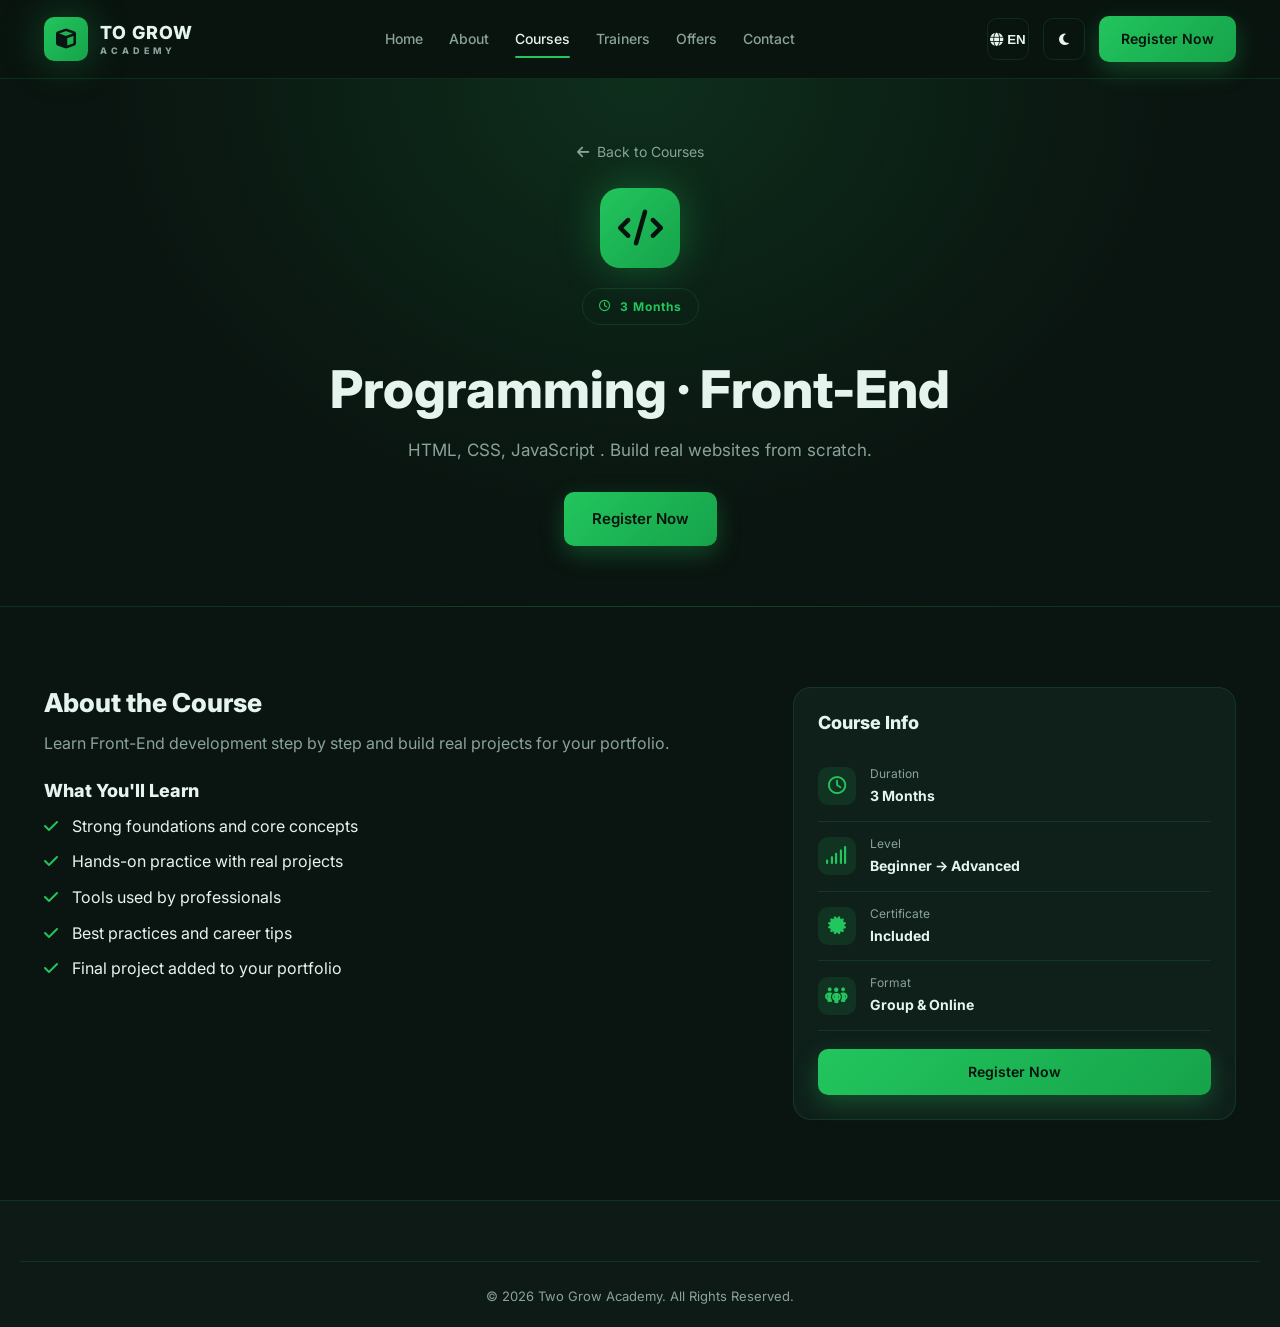
<file: course.html>
<!DOCTYPE html>
<html lang="en" dir="ltr">
<head>
    <meta charset="UTF-8">
    <meta name="viewport" content="width=device-width, initial-scale=1.0">
    <title>Course — Two Grow Academy</title>
    <link href="https://fonts.googleapis.com/css2?family=Inter:wght@400;500;600;700;800;900&display=swap" rel="stylesheet">
    <link rel="stylesheet" href="https://cdnjs.cloudflare.com/ajax/libs/font-awesome/6.5.0/css/all.min.css">
    <link rel="stylesheet" href="style.css">
</head>
<body>
<!-- هيدر -->
    <header class="nav">
        <div class="container nav-inner">
            <a href="index.html" class="logo">
                <span class="logo-mark"><i class="fa-solid fa-cube"></i></span>
                <span class="logo-text">TO GROW<small>ACADEMY</small></span>
            </a>
            <nav class="nav-links">
                <a href="index.html#home">Home</a>
                <a href="index.html#about">About</a>
                <a href="index.html#courses" class="active">Courses</a>
                <a href="index.html#trainers">Trainers</a>
                <a href="index.html#offers">Offers</a>
                <a href="index.html#contact">Contact</a>
            </nav>
            <div class="nav-actions">
                <button class="lang-toggle" id="langToggle">
                    <i class="fa-solid fa-globe"></i>
                    <span id="langText">EN</span>
                </button>
                <button class="theme-toggle" id="themeToggle">
                    <i class="fa-solid fa-moon"></i>
                </button>
                <a href="index.html#contact" class="btn btn-primary" id="registerNavBtn">Register Now</a>
            </div>
            <button class="menu-btn" id="menuBtn"><i class="fa-solid fa-bars"></i></button>
        </div>
    </header>
<!-- كةرس -->
    <main>
        <section class="course-hero" id="courseHero"></section>
        <section class="section">
            <div class="container course-detail" id="courseDetail"></div>
        </section>
    </main>
<!-- فووتر -->
    <footer class="footer">
        <div class="container copyright" id="copyrightFooter">
            © 2026 Two Grow Academy. All Rights Reserved.
        </div>
    </footer>
    <script src="data.js"></script>
    <script>
        // كورسات 
        const params = new URLSearchParams(location.search);
        const slug = params.get("slug");
        const course = COURSES.find(c => c.slug === slug) || COURSES[0];
        document.title = `${course.title} — Two Grow Academy`;

        // تنسيق المده مع الترجمه
        function formatDuration(duration, monthsWord) {
            const match = duration.match(/(\d+)\s+(\w+)/);
            if (match && monthsWord) {
                return `${match[1]} ${monthsWord}`;
            }
            return duration;
        }

        // العرض الاولي
        function renderCourseContent(lang) {

   const t = TRANSLATIONS[lang];
            const monthsTrans = t?.months || "Months";
            const translatedDuration = formatDuration(course.duration, monthsTrans);
            document.getElementById("courseHero").innerHTML = `
                <div class="container course-hero-inner">
                    <a href="index.html#courses" class="back-link">
                        <i class="fa-solid fa-arrow-left"></i>
                        <span class="back-text">${t.back_to_courses}</span>
                    </a>
                    <div class="course-hero-icon">
                        <i class="fa-solid ${course.icon}"></i>
                    </div>
                    <span class="badge">
                        <i class="fa-regular fa-clock"></i>
                        ${translatedDuration}
                    </span>
                    <h1>${lang === "ar" ? course.title_ar : course.title}</h1>
                    <p class="muted lead">${lang === "ar" ? course.short_ar : course.short}</p>
                    <a href="index.html#contact" class="btn btn-primary lg register-btn">${t.register}</a>
                </div>
            `;
            document.getElementById("courseDetail").innerHTML = `
                <div class="cd-grid">
                    <div>
                        <h2 class="about-heading">${t.about_course}</h2>
                        <p class="muted about-desc">
                            ${lang === "ar" ? course.about_ar : course.about}
                        </p>
                        <h3 class="learn-heading">${t.what_you_learn}</h3>
                        <ul class="check-list">
                            <li><i class="fa-solid fa-check"></i> ${t.checklist_items ? t.checklist_items[0] : "Strong foundations and core concepts"}</li>
                            <li><i class="fa-solid fa-check"></i> ${t.checklist_items ? t.checklist_items[1] : "Hands-on practice with real projects"}</li>
                            <li><i class="fa-solid fa-check"></i> ${t.checklist_items ? t.checklist_items[2] : "Tools used by professionals"}</li>
                            <li><i class="fa-solid fa-check"></i> ${t.checklist_items ? t.checklist_items[3] : "Best practices and career tips"}</li>
                            <li><i class="fa-solid fa-check"></i> ${t.checklist_items ? t.checklist_items[4] : "Final project added to your portfolio"}</li>
                        </ul>
                    </div>
                    <aside class="cd-side">
                        <h4 class="info-heading">${t.course_info}</h4>
                        <div class="cd-row">
                            <i class="fa-regular fa-clock"></i>
                            <div>
                                <small class="duration-label">${t.duration_label}</small>
                                <strong>${translatedDuration}</strong>
                            </div>
                        </div>
                        <div class="cd-row">
                            <i class="fa-solid fa-signal"></i>
                            <div>
                                <small class="level-label">${t.level_label}</small>
                                <strong class="level-value">${t.level_value}</strong>
                            </div>
                        </div>
                        <div class="cd-row">
                            <i class="fa-solid fa-certificate"></i>
                            <div>
                                <small class="cert-label">${t.certificate_label}</small>
                                <strong class="cert-value">${t.certificate_value}</strong>
                            </div>
                        </div>
                        <div class="cd-row">
                            <i class="fa-solid fa-people-group"></i>
                            <div>
                                <small class="format-label">${t.format_label}</small>
                                <strong class="format-value">${t.format_value}</strong>
                            </div>
                        </div>
                        <a href="index.html#contact" class="btn btn-primary w-full register-side-btn">${t.register}</a>
                    </aside>
                </div>
            `;
        }
        // تبديل لغه صفحات الكرسات
        let currentLang = localStorage.getItem("language") || "en";

        function applyCourseLanguage(lang) {
            currentLang = lang;
            localStorage.setItem("language", lang);
            document.documentElement.setAttribute("lang", lang === "ar" ? "ar" : "en");
            document.documentElement.setAttribute("dir", lang === "ar" ? "rtl" : "ltr");
            document.getElementById("langText").innerText = lang === "ar" ? "ع" : "EN";
            renderCourseContent(lang);
            // كوبي رايت
            const t = TRANSLATIONS[lang];
            const copyrightEl = document.getElementById("copyrightFooter");
            if (copyrightEl) copyrightEl.innerHTML = `© 2026 Two Grow Academy. ${t.copyright}`;
        }
        document.getElementById("langToggle").addEventListener("click", () => {
            const newLang = currentLang === "en" ? "ar" : "en";
            applyCourseLanguage(newLang);
        });
        // تبديل تالثيم
        const themeBtn = document.getElementById("themeToggle");
        if (themeBtn) {
            const savedTheme = localStorage.getItem("theme");
            if (savedTheme === "light") {
                document.documentElement.setAttribute("data-theme", "light");
                themeBtn.innerHTML = '<i class="fa-solid fa-sun"></i>';
            }
            themeBtn.addEventListener("click", () => {
                const isLight = document.documentElement.getAttribute("data-theme") === "light";
                const newTheme = isLight ? "dark" : "light";
                document.documentElement.setAttribute("data-theme", newTheme);
                localStorage.setItem("theme", newTheme);
                themeBtn.innerHTML = isLight ? '<i class="fa-solid fa-moon"></i>' : '<i class="fa-solid fa-sun"></i>';
            });
        }
        applyCourseLanguage(currentLang);
    </script>
</body>
</html>
</file>
<file: style.css>
/* ========== متغيرات  ========== */
:root {
    --bg: #0a1410;
    --bg-2: #0d1a15;
    --card: #0f1f1a;
    --card-2: #122821;
    --border: rgba(34,197,94,.15);
    --text: #e6f4ee;
    --muted: #8aa39a;
    --accent: #22c55e;
    --accent-2: #16a34a;
    --accent-glow: 0 0 40px rgba(34,197,94,.35);
    --radius: 14px;
}

/* ========== مود ========== */
[data-theme="light"] {
    --bg: #f5faf7;
    --bg-2: #ffffff;
    --card: #ffffff;
    --card-2: #f0f7f3;
    --border: rgba(22,163,74,.18);
    --text: #0a1f15;
    --muted: #5a7568;
}

* {
    box-sizing: border-box;
    margin: 0;
    padding: 0;
}

html {
    scroll-behavior: smooth;
}

body {
    font-family: 'Inter', sans-serif;
    background: var(--bg);
    color: var(--text);
    line-height: 1.6;
    overflow-x: hidden;
}

.container {
    max-width: 1240px;
    margin: 0 auto;
    padding: 0 24px;
}

a {
    color: inherit;
    text-decoration: none;
}

img {
    max-width: 100%;
    display: block;
}

h1, h2, h3, h4, h5 {
    font-weight: 800;
    line-height: 1.2;
}

.accent {
    color: var(--accent);
}

.muted {
    color: var(--muted);
}

.small {
    font-size: 13px;
}

.lead {
    font-size: 17px;
    max-width: 720px;
    margin: 14px auto 0;
}

.w-full {
    width: 100%;
    justify-content: center;
}

/* ========== نافيجشن ========== */
.nav {
    position: sticky;
    top: 0;
    z-index: 50;
    background: rgba(10,20,16,.85);
    backdrop-filter: blur(14px);
    border-bottom: 1px solid var(--border);
}

[data-theme="light"] .nav {
    background: rgba(255,255,255,.85);
}

.nav-inner {
    display: flex;
    align-items: center;
    justify-content: space-between;
    padding: 16px 24px;
    gap: 24px;
}

.logo {
    display: flex;
    align-items: center;
    gap: 12px;
    font-weight: 800;
}

.logo-mark {
    width: 44px;
    height: 44px;
    display: grid;
    place-items: center;
    background: linear-gradient(135deg, var(--accent), var(--accent-2));
    border-radius: 10px;
    color: #0a1410;
    font-size: 20px;
    box-shadow: var(--accent-glow);
}

.logo-text {
    display: flex;
    flex-direction: column;
    font-size: 18px;
    letter-spacing: 1px;
    line-height: 1;
}

.logo-text small {
    font-size: 9px;
    color: var(--muted);
    letter-spacing: 4px;
    margin-top: 4px;
}

.nav-links {
    display: flex;
    gap: 26px;
    flex-wrap: wrap;
}

.nav-links a {
    font-size: 14px;
    font-weight: 500;
    color: var(--muted);
    position: relative;
    padding: 6px 0;
    transition: .2s;
}

.nav-links a:hover,
.nav-links a.active {
    color: var(--text);
}

.nav-links a.active::after {
    content: "";
    position: absolute;
    left: 0;
    right: 0;
    bottom: -2px;
    height: 2px;
    background: var(--accent);
    border-radius: 2px;
}

.nav-actions {
    display: flex;
    align-items: center;
    gap: 14px;
}

.lang-toggle,
.theme-toggle {
    width: 42px;
    height: 42px;
    border-radius: 10px;
    border: 1px solid var(--border);
    background: transparent;
    color: var(--text);
    cursor: pointer;
    transition: .2s;
    display: flex;
    align-items: center;
    justify-content: center;
    gap: 4px;
    font-weight: 600;
}

.lang-toggle:hover,
.theme-toggle:hover {
    border-color: var(--accent);
}

.menu-btn {
    display: none;
    background: none;
    border: none;
    color: var(--text);
    font-size: 22px;
    cursor: pointer;
}

/* ==========  زراير========== */
.btn {
    display: inline-flex;
    align-items: center;
    gap: 10px;
    padding: 12px 22px;
    border-radius: 10px;
    font-weight: 600;
    font-size: 14px;
    cursor: pointer;
    border: none;
    transition: .25s;
    white-space: nowrap;
}

.btn.lg {
    padding: 15px 28px;
    font-size: 15px;
}

.btn-primary {
    background: linear-gradient(135deg, var(--accent), var(--accent-2));
    color: #06120c;
    box-shadow: 0 8px 24px rgba(34,197,94,.3);
}

.btn-primary:hover {
    transform: translateY(-2px);
    box-shadow: 0 12px 32px rgba(34,197,94,.45);
}

.btn-outline {
    border: 1px solid var(--border);
    background: transparent;
    color: var(--text);
}

.btn-outline:hover {
    border-color: var(--accent);
    color: var(--accent);
}

/* ========== هيرو ========== */
.hero {
    padding: 60px 0 80px;
    position: relative;
    overflow: hidden;
}

.hero::before {
    content: "";
    position: absolute;
    top: -200px;
    right: -200px;
    width: 600px;
    height: 600px;
    background: radial-gradient(circle, rgba(34,197,94,.18), transparent 70%);
    pointer-events: none;
}

.hero-grid {
    display: grid;
    grid-template-columns: 1fr 1.1fr;
    gap: 50px;
    align-items: center;
}

.badge {
    display: inline-flex;
    align-items: center;
    gap: 8px;
    padding: 8px 16px;
    border: 1px solid var(--border);
    border-radius: 30px;
    font-size: 12px;
    color: var(--accent);
    font-weight: 700;
    letter-spacing: 1px;
    margin-bottom: 24px;
}

.hero-text h1 {
    font-size: clamp(40px,5.5vw,72px);
    font-weight: 900;
    letter-spacing: -2px;
    margin-bottom: 20px;
}

.hero-text>p {
    font-size: 17px;
    color: var(--muted);
    margin-bottom: 32px;
    max-width: 520px;
}

.hero-cta {
    display: flex;
    align-items: center;
    gap: 16px;
    margin-bottom: 40px;
    flex-wrap: wrap;
}

.students {
    display: flex;
    align-items: center;
    gap: 16px;
}

.avatars {
    display: flex;
}

.avatars img {
    width: 38px;
    height: 38px;
    border-radius: 50%;
    border: 2px solid var(--bg);
    margin-left: -10px;
    object-fit: cover;
}

.avatars img:first-child {
    margin-left: 0;
}

.students p {
    font-size: 13px;
    color: var(--muted);
}

.hero-visual {
    position: relative;
    aspect-ratio: 1/1;
    max-width: 620px;
    justify-self: end;
    width: 100%;
}

.hero-visual>img {
    width: 100%;
    height: 100%;
    object-fit: cover;
    border-radius: 24px;
    border: 1px solid var(--border);
}

.float-card {
    position: absolute;
    background: rgba(15,31,26,.85);
    backdrop-filter: blur(10px);
    border: 1px solid var(--border);
    border-radius: 14px;
    padding: 14px;
    display: flex;
    flex-direction: column;
    align-items: center;
    gap: 8px;
    font-size: 11px;
    font-weight: 600;
    text-align: center;
    min-width: 90px;
    animation: float 4s ease-in-out infinite;
}

[data-theme="light"] .float-card {
    background: rgba(245,250,247,.9);
    color: #0a1410;
    border-color: rgba(34,197,94,.3);
}

.float-card i {
    color: var(--accent);
    font-size: 20px;
}

.f1 {
    top: 8%;
    left: 8%;
}

.f2 {
    top: 38%;
    left: -2%;
    animation-delay: .5s;
}

.f3 {
    bottom: 8%;
    left: 18%;
    animation-delay: 1s;
}

.f4 {
    top: 8%;
    right: 8%;
    animation-delay: 1.5s;
}

.f5 {
    top: 38%;
    right: -2%;
    animation-delay: 2s;
}

.f6 {
    bottom: 8%;
    right: 18%;
    animation-delay: 2.5s;
}

@keyframes float {
    0%,100% {
        transform: translateY(0);
    }
    50% {
        transform: translateY(-10px);
    }
}

/* ========== SECTIONS ========== */
.section {
    padding: 80px 0;
}

.section-alt {
    background: var(--bg-2);
}

.section-head {
    margin-bottom: 48px;
}

.section-head.center {
    text-align: center;
}

.section-head h2 {
    font-size: clamp(28px,3.5vw,42px);
    margin-top: 10px;
    margin-bottom: 12px;
}

/* ========== ABOUT ========== */
.about-head {
    text-align: center;
    margin-bottom: 50px;
}

.about-head h2 {
    font-size: clamp(30px,4vw,46px);
    margin: 10px 0 16px;
}

.about-grid {
    display: grid;
    grid-template-columns: repeat(3,1fr);
    gap: 24px;
    margin-bottom: 60px;
}

.about-card {
    background: var(--card);
    border: 1px solid var(--border);
    border-radius: 18px;
    padding: 32px;
    transition: .3s;
}

.about-card:hover {
    transform: translateY(-6px);
    border-color: var(--accent);
    box-shadow: 0 20px 40px rgba(34,197,94,.12);
}

.about-card.highlight {
    background: linear-gradient(135deg,rgba(34,197,94,.12),rgba(22,163,74,.04));
    border-color: var(--accent);
}

.about-icon {
    width: 56px;
    height: 56px;
    border-radius: 14px;
    background: linear-gradient(135deg,var(--accent),var(--accent-2));
    color: #06120c;
    display: grid;
    place-items: center;
    font-size: 24px;
    margin-bottom: 18px;
}

.about-card h3 {
    font-size: 20px;
    margin-bottom: 10px;
}

.about-card p {
    color: var(--muted);
    font-size: 14px;
}

.stats {
    display: grid;
    grid-template-columns: repeat(4,1fr);
    gap: 20px;
    background: var(--card);
    border: 1px solid var(--border);
    border-radius: 18px;
    padding: 28px;
}

.stat {
    display: flex;
    align-items: center;
    gap: 16px;
    justify-content: center;
}

.stat i {
    font-size: 32px;
    color: var(--accent);
}

.stat h3 {
    font-size: 28px;
}

.stat p {
    font-size: 13px;
    color: var(--muted);
}

/* ========== كورسات  ========== */
.courses-grid {
    display: grid;
    grid-template-columns: repeat(auto-fit,minmax(240px,1fr));
    gap: 22px;
}

.course-card {
    background: var(--card);
    border: 1px solid var(--border);
    border-radius: 18px;
    overflow: hidden;
    transition: .3s;
    display: flex;
    flex-direction: column;
}

.course-card:hover {
    transform: translateY(-6px);
    border-color: var(--accent);
    box-shadow: 0 20px 40px rgba(34,197,94,.15);
}

.course-img {
    aspect-ratio: 16/10;
    background: linear-gradient(135deg,#0d2018,#1a3a2a);
    display: grid;
    place-items: center;
    font-size: 54px;
    color: var(--accent);
    position: relative;
}

.course-img::before {
    content: "";
    position: absolute;
    inset: 0;
    background: radial-gradient(circle at center,rgba(34,197,94,.22),transparent 70%);
}

.course-body {
    padding: 20px;
    display: flex;
    flex-direction: column;
    gap: 12px;
    flex: 1;
}

.course-body h4 {
    font-size: 18px;
}

.course-meta {
    display: flex;
    gap: 14px;
    font-size: 13px;
    color: var(--muted);
}

.course-meta i {
    color: var(--accent);
    margin-right: 4px;
}

.course-body .btn {
    margin-top: auto;
}

/* ==========  =======حبره=== */
.trainers-grid {
    display: grid;
    grid-template-columns: repeat(auto-fit,minmax(220px,1fr));
    gap: 22px;
}

.trainer-card {
    background: var(--card);
    border: 1px solid var(--border);
    border-radius: 18px;
    padding: 24px;
    text-align: center;
    transition: .3s;
}

.trainer-card:hover {
    transform: translateY(-6px);
    border-color: var(--accent);
}

.trainer-img {
    width: 110px;
    height: 110px;
    border-radius: 50%;
    overflow: hidden;
    margin: 0 auto 16px;
    border: 3px solid var(--accent);
    padding: 3px;
}

.trainer-img img {
    width: 100%;
    height: 100%;
    object-fit: cover;
    border-radius: 50%;
}

.trainer-card h4 {
    font-size: 17px;
    margin-bottom: 4px;
}

.trainer-card .role {
    color: var(--accent);
    font-size: 13px;
    font-weight: 600;
    margin-bottom: 8px;
    display: inline-block;
    white-space: normal;
    word-break: break-word;
}

.trainer-card p {
    margin-bottom: 16px;
    min-height: 80px;
    font-size: 13px;
    line-height: 1.5;
    word-break: break-word;
    overflow-wrap: break-word;
    display: -webkit-box;
    -webkit-line-clamp: 4;
    -webkit-box-orient: vertical;
    overflow: hidden;
    text-overflow: ellipsis;
}

.socials {
    display: flex;
    gap: 10px;
}

.socials.center {
    justify-content: center;
}

.socials a {
    width: 36px;
    height: 36px;
    border-radius: 8px;
    border: 1px solid var(--border);
    display: grid;
    place-items: center;
    color: var(--text);
    transition: .2s;
}

.socials a:hover {
    background: var(--accent);
    color: #06120c;
    border-color: var(--accent);
}

/* ========== OFFERS ========== */
.offers-grid {
    display: grid;
    grid-template-columns: repeat(auto-fit,minmax(260px,1fr));
    gap: 22px;
}

.offer-card {
    background: var(--card);
    border: 1px solid var(--border);
    border-radius: 18px;
    overflow: hidden;
    transition: .3s;
    display: flex;
    flex-direction: column;
}

.offer-card:hover {
    transform: translateY(-6px);
    border-color: var(--accent);
    box-shadow: 0 20px 40px rgba(34,197,94,.15);
}

.offer-img {
    aspect-ratio: 16/9;
    background-size: cover;
    background-position: center;
    position: relative;
}

.offer-img::before {
    content: "";
    position: absolute;
    inset: 0;
    background: linear-gradient(180deg,transparent,rgba(10,20,16,.55));
}

.discount {
    position: absolute;
    top: 14px;
    right: 14px;
    background: var(--accent);
    color: #06120c;
    font-weight: 800;
    padding: 8px 14px;
    border-radius: 30px;
    font-size: 14px;
    z-index: 1;
}

.offer-body {
    padding: 20px;
    display: flex;
    flex-direction: column;
    gap: 10px;
    flex: 1;
}

.prices {
    display: flex;
    align-items: baseline;
    gap: 10px;
}

.prices .old {
    color: var(--muted);
    text-decoration: line-through;
    font-size: 14px;
}

.prices .new {
    color: var(--accent);
    font-weight: 800;
    font-size: 22px;
}

.offer-body .btn {
    margin-top: auto;
}

/* ========== TABS & GALLERY ========== */
.tabs {
    display: flex;
    flex-wrap: wrap;
    gap: 10px;
    justify-content: center;
    margin-bottom: 32px;
}

.tab {
    background: var(--card);
    border: 1px solid var(--border);
    color: var(--text);
    padding: 10px 18px;
    border-radius: 30px;
    font-size: 13px;
    font-weight: 600;
    cursor: pointer;
    transition: .2s;
}

.tab:hover {
    border-color: var(--accent);
}

.tab.active {
    background: var(--accent);
    color: #06120c;
    border-color: var(--accent);
}

.gallery {
    display: grid;
    grid-template-columns: repeat(auto-fit,minmax(260px,1fr));
    gap: 18px;
}

.g-item {
    background: var(--card);
    border: 1px solid var(--border);
    border-radius: 14px;
    overflow: hidden;
    cursor: pointer;
    transition: .25s;
    display: block;
}

.g-item:hover {
    transform: translateY(-4px);
    border-color: var(--accent);
}

.g-item img {
    width: 100%;
    aspect-ratio: 16/10;
    object-fit: cover;
    display: block;
}

.g-item figcaption {
    padding: 12px 14px;
    font-size: 14px;
    font-weight: 600;
    display: flex;
    align-items: center;
    justify-content: space-between;
    gap: 8px;
}

.g-item figcaption i {
    color: var(--accent);
}

.g-video {
    aspect-ratio: 16/9;
    background: #000;
}

.g-video iframe {
    width: 100%;
    height: 100%;
    border: 0;
    display: block;
}

/* ========== LIGHTBOX ========== */
.lightbox {
    position: fixed;
    inset: 0;
    background: rgba(0,0,0,.9);
    display: none;
    align-items: center;
    justify-content: center;
    z-index: 200;
    padding: 30px;
}

.lightbox.open {
    display: flex;
}

.lb-content img {
    max-width: 90vw;
    max-height: 85vh;
    border-radius: 10px;
}

.lb-close {
    position: absolute;
    top: 20px;
    right: 20px;
    width: 44px;
    height: 44px;
    border-radius: 50%;
    background: var(--accent);
    color: #06120c;
    border: none;
    cursor: pointer;
    font-size: 18px;
}

/* ========== TESTIMONIALS ========== */
.testi-slider {
    max-width: 780px;
    margin: 0 auto;
    overflow: hidden;
    position: relative;
}

.testi-track {
    display: flex;
    transition: transform 0.5s ease;
    width: 100%;
}

.testi-slide {
    flex: 0 0 100%;
    background: var(--card);
    border: 1px solid var(--border);
    border-radius: 18px;
    padding: 32px;
    text-align: center;
    box-sizing: border-box;
}

.testi-slide .stars {
    color: var(--accent);
    font-size: 18px;
    margin-bottom: 14px;
}

.testi-slide p {
    font-size: 16px;
    color: var(--text);
    font-style: italic;
    margin-bottom: 22px;
    line-height: 1.7;
}

.testi-foot {
    display: flex;
    align-items: center;
    justify-content: center;
    gap: 14px;
}

.testi-foot img {
    width: 54px;
    height: 54px;
    border-radius: 50%;
    object-fit: cover;
    border: 2px solid var(--accent);
}

.testi-foot strong {
    display: block;
    font-size: 15px;
    text-align: left;
}

.testi-foot small {
    color: var(--muted);
    font-size: 13px;
}

.testi-controls {
    display: flex;
    align-items: center;
    justify-content: center;
    gap: 18px;
    margin-top: 24px;
}

.testi-controls button {
    width: 42px;
    height: 42px;
    border-radius: 50%;
    border: 1px solid var(--border);
    background: var(--card);
    color: var(--text);
    cursor: pointer;
    transition: .2s;
}

.testi-controls button:hover {
    background: var(--accent);
    color: #06120c;
    border-color: var(--accent);
}

.testi-dots {
    display: flex;
    gap: 8px;
}

.dot {
    width: 10px;
    height: 10px;
    border-radius: 50%;
    background: var(--border);
    border: none;
    cursor: pointer;
    padding: 0;
    transition: .2s;
}

.dot.active {
    background: var(--accent);
    width: 28px;
    border-radius: 8px;
}

/* ========== CONTACT ========== */
.contact-grid {
    display: grid;
    grid-template-columns: 1.1fr 1fr;
    gap: 30px;
}

.contact-form {
    background: var(--card);
    border: 1px solid var(--border);
    border-radius: 18px;
    padding: 28px;
    display: flex;
    flex-direction: column;
    gap: 16px;
}

.form-row {
    display: grid;
    grid-template-columns: 1fr 1fr;
    gap: 16px;
}

.field {
    display: flex;
    flex-direction: column;
    gap: 6px;
}

.field label {
    font-size: 13px;
    font-weight: 600;
    color: var(--muted);
}

.field input,
.field textarea {
    background: var(--bg);
    border: 1px solid var(--border);
    border-radius: 10px;
    padding: 12px 14px;
    color: var(--text);
    font-family: inherit;
    font-size: 14px;
    outline: none;
    transition: .2s;
}

.field input:focus,
.field textarea:focus {
    border-color: var(--accent);
}

.contact-info {
    display: flex;
    flex-direction: column;
    gap: 14px;
}

.info-card {
    background: var(--card);
    border: 1px solid var(--border);
    border-radius: 14px;
    padding: 18px;
    display: flex;
    gap: 14px;
    align-items: flex-start;
}

.info-card i {
    font-size: 20px;
    color: var(--accent);
    width: 42px;
    height: 42px;
    border-radius: 10px;
    background: rgba(34,197,94,.12);
    display: grid;
    place-items: center;
    flex-shrink: 0;
}

.info-card h4 {
    font-size: 15px;
    margin-bottom: 4px;
}

.info-card p {
    color: var(--muted);
    font-size: 13px;
    line-height: 1.5;
}

.map-link {
    display: block;
    border-radius: 14px;
    overflow: hidden;
    border: 1px solid var(--border);
    position: relative;
    height: 200px;
}

.map-link iframe {
    width: 100%;
    height: 100%;
    border: 0;
    display: block;
    filter: grayscale(.2);
}

.map-overlay {
    position: absolute;
    bottom: 10px;
    right: 10px;
    background: var(--accent);
    color: #06120c;
    padding: 8px 14px;
    border-radius: 30px;
    font-size: 12px;
    font-weight: 700;
}

/* ========== FOOTER ========== */
.footer {
    background: var(--bg-2);
    border-top: 1px solid var(--border);
    padding: 60px 0 20px;
    position: relative;
}

.footer-grid {
    display: grid;
    grid-template-columns: 1.4fr 1fr 1.2fr 1fr;
    gap: 40px;
    margin-bottom: 40px;
}

.footer h5 {
    font-size: 15px;
    margin-bottom: 18px;
    color: var(--text);
}

.footer a {
    display: flex;
    align-items: center;
    gap: 8px;
    color: var(--muted);
    font-size: 13px;
    margin-bottom: 10px;
    transition: .2s;
}

.footer .socials a {
    margin-bottom: 0;
    display: grid;
}

.footer a:hover {
    color: var(--accent);
}

.footer .logo {
    margin-bottom: 16px;
}

.footer .muted {
    font-size: 13px;
    margin-bottom: 18px;
}

.copyright {
    text-align: center;
    padding-top: 24px;
    border-top: 1px solid var(--border);
    color: var(--muted);
    font-size: 13px;
}

.to-top {
    position: fixed;
    bottom: 24px;
    right: 24px;
    width: 44px;
    height: 44px;
    border-radius: 50%;
    background: var(--accent);
    color: #06120c;
    border: none;
    cursor: pointer;
    opacity: 0;
    pointer-events: none;
    transition: .3s;
    z-index: 40;
}

.to-top.show {
    opacity: 1;
    pointer-events: auto;
}

/* ========== COURSE DETAIL ========== */
.course-hero {
    padding: 60px 0;
    background: radial-gradient(ellipse at top,rgba(34,197,94,.15),transparent 60%);
    border-bottom: 1px solid var(--border);
}

.course-hero-inner {
    text-align: center;
    max-width: 760px;
    margin: 0 auto;
}

.back-link {
    display: inline-flex;
    align-items: center;
    gap: 8px;
    color: var(--muted);
    margin-bottom: 24px;
    font-size: 14px;
}

.back-link:hover {
    color: var(--accent);
}

.course-hero-icon {
    width: 80px;
    height: 80px;
    border-radius: 20px;
    background: linear-gradient(135deg,var(--accent),var(--accent-2));
    color: #06120c;
    display: grid;
    place-items: center;
    font-size: 36px;
    margin: 0 auto 20px;
    box-shadow: var(--accent-glow);
}

.course-hero h1 {
    font-size: clamp(32px,5vw,52px);
    margin: 10px 0 16px;
}

.course-hero .lead {
    margin-bottom: 28px;
}

.cd-grid {
    display: grid;
    grid-template-columns: 1.6fr 1fr;
    gap: 40px;
    align-items: flex-start;
}

.cd-grid h2 {
    font-size: 26px;
    margin-bottom: 12px;
}

.cd-grid h3 {
    font-size: 18px;
    margin: 24px 0 12px;
}

.check-list {
    list-style: none;
    display: flex;
    flex-direction: column;
    gap: 10px;
}

.check-list i {
    color: var(--accent);
    margin-right: 10px;
}

.cd-side {
    background: var(--card);
    border: 1px solid var(--border);
    border-radius: 18px;
    padding: 24px;
    position: sticky;
    top: 90px;
}

.cd-side h4 {
    font-size: 18px;
    margin-bottom: 18px;
}

.cd-row {
    display: flex;
    gap: 14px;
    align-items: center;
    padding: 12px 0;
    border-bottom: 1px solid var(--border);
}

.cd-row i {
    font-size: 18px;
    color: var(--accent);
    width: 38px;
    height: 38px;
    border-radius: 10px;
    background: rgba(34,197,94,.12);
    display: grid;
    place-items: center;
}

.cd-row small {
    display: block;
    color: var(--muted);
    font-size: 12px;
}

.cd-row strong {
    font-size: 14px;
}

.cd-side .btn {
    margin-top: 18px;
}

/* ========== RTL SUPPORT ========== */
[dir="rtl"] {
    text-align: right;
}

[dir="rtl"] .nav-links a.active::after {
    left: auto;
    right: 0;
}

[dir="rtl"] .hero-cta .btn i,
[dir="rtl"] .btn i {
    margin-left: 0;
    margin-right: 8px;
}

[dir="rtl"] .float-card {
    direction: ltr;
}

[dir="rtl"] .stats .stat {
    flex-direction: row-reverse;
}

[dir="rtl"] .testi-foot strong,
[dir="rtl"] .testi-foot small {
    text-align: right;
}

[dir="rtl"] .info-card {
    flex-direction: row-reverse;
}

[dir="rtl"] .footer a i {
    margin-left: 8px;
    margin-right: 0;
}

[dir="rtl"] .cd-row {
    flex-direction: row-reverse;
    justify-content: flex-end;
}

[dir="rtl"] .check-list i {
    margin-left: 10px;
    margin-right: 0;
}

[dir="rtl"] .back-link i {
    margin-left: 8px;
    margin-right: 0;
    transform: rotate(180deg);
}

[dir="rtl"] .nav-actions .btn i {
    margin-right: 8px;
    margin-left: 0;
}

/* ========== ANIMATIONS ========== */
@keyframes fadeInUp {
    from {
        opacity: 0;
        transform: translateY(30px);
    }
    to {
        opacity: 1;
        transform: translateY(0);
    }
}

.hero-text,
.hero-visual,
.section-head,
.about-card,
.course-card,
.trainer-card,
.offer-card,
.g-item,
.testi-slide,
.contact-form,
.contact-info .info-card {
    animation: fadeInUp 0.8s ease-out forwards;
    opacity: 0;
}

.hero-visual {
    animation-delay: 0.1s;
}

.section-head {
    animation-delay: 0.05s;
}

.about-card:nth-child(1) {
    animation-delay: 0.05s;
}

.about-card:nth-child(2) {
    animation-delay: 0.1s;
}

.about-card:nth-child(3) {
    animation-delay: 0.15s;
}

.course-card:nth-child(1) {
    animation-delay: 0s;
}

.course-card:nth-child(2) {
    animation-delay: 0.05s;
}

.course-card:nth-child(3) {
    animation-delay: 0.1s;
}

.course-card:nth-child(4) {
    animation-delay: 0.15s;
}

.course-card:nth-child(5) {
    animation-delay: 0.2s;
}

.course-card:nth-child(6) {
    animation-delay: 0.25s;
}

.course-card:nth-child(7) {
    animation-delay: 0.3s;
}

.trainer-card:nth-child(1) {
    animation-delay: 0s;
}

.trainer-card:nth-child(2) {
    animation-delay: 0.05s;
}

.trainer-card:nth-child(3) {
    animation-delay: 0.1s;
}

.trainer-card:nth-child(4) {
    animation-delay: 0.15s;
}

.trainer-card:nth-child(5) {
    animation-delay: 0.2s;
}

.trainer-card:nth-child(6) {
    animation-delay: 0.25s;
}

.trainer-card:nth-child(7) {
    animation-delay: 0.3s;
}

.trainer-card:nth-child(8) {
    animation-delay: 0.35s;
}

.trainer-card:nth-child(9) {
    animation-delay: 0.4s;
}

.trainer-card:nth-child(10) {
    animation-delay: 0.45s;
}

.offer-card:nth-child(1) {
    animation-delay: 0s;
}

.offer-card:nth-child(2) {
    animation-delay: 0.05s;
}

.offer-card:nth-child(3) {
    animation-delay: 0.1s;
}

.offer-card:nth-child(4) {
    animation-delay: 0.15s;
}

.offer-card:nth-child(5) {
    animation-delay: 0.2s;
}

.offer-card:nth-child(6) {
    animation-delay: 0.25s;
}

.offer-card:nth-child(7) {
    animation-delay: 0.3s;
}

.g-item {
    animation-delay: 0.05s;
}

.testi-slide {
    animation-delay: 0.1s;
}

.contact-form {
    animation-delay: 0.1s;
}

.contact-info .info-card:nth-child(1) {
    animation-delay: 0.05s;
}

.contact-info .info-card:nth-child(2) {
    animation-delay: 0.1s;
}

.contact-info .info-card:nth-child(3) {
    animation-delay: 0.15s;
}

/* ========== RESPONSIVE ========== */
@media (max-width:980px) {
    .nav-links,
    .nav-actions .btn {
        display: none;
    }
    .menu-btn {
        display: block;
    }
    .nav-links.open {
        display: flex;
        flex-direction: column;
        position: absolute;
        top: 100%;
        left: 0;
        right: 0;
        background: var(--bg-2);
        padding: 20px;
        border-bottom: 1px solid var(--border);
        gap: 14px;
    }
    .hero-grid {
        grid-template-columns: 1fr;
    }
    .hero-visual {
        max-width: 500px;
        margin: 0 auto;
    }
    .about-grid {
        grid-template-columns: 1fr;
    }
    .stats {
        grid-template-columns: repeat(2,1fr);
    }
    .contact-grid,
    .cd-grid {
        grid-template-columns: 1fr;
    }
    .cd-side {
        position: static;
    }
    .footer-grid {
        grid-template-columns: 1fr 1fr;
    }
}

@media (max-width:560px) {
    .stats,
    .footer-grid,
    .form-row {
        grid-template-columns: 1fr;
    }
    .hero-text h1 {
        font-size: 40px;
    }
}

/* RTL fixes */
html[dir="rtl"] .hero-grid,
html[dir="rtl"] .about-grid,
html[dir="rtl"] .contact-grid {
    direction: rtl;
}

html[dir="rtl"] .testi-slider {
    direction: ltr;
}

html[dir="rtl"] .testi-slide {
    direction: rtl;
    text-align: center;
}
</file>
